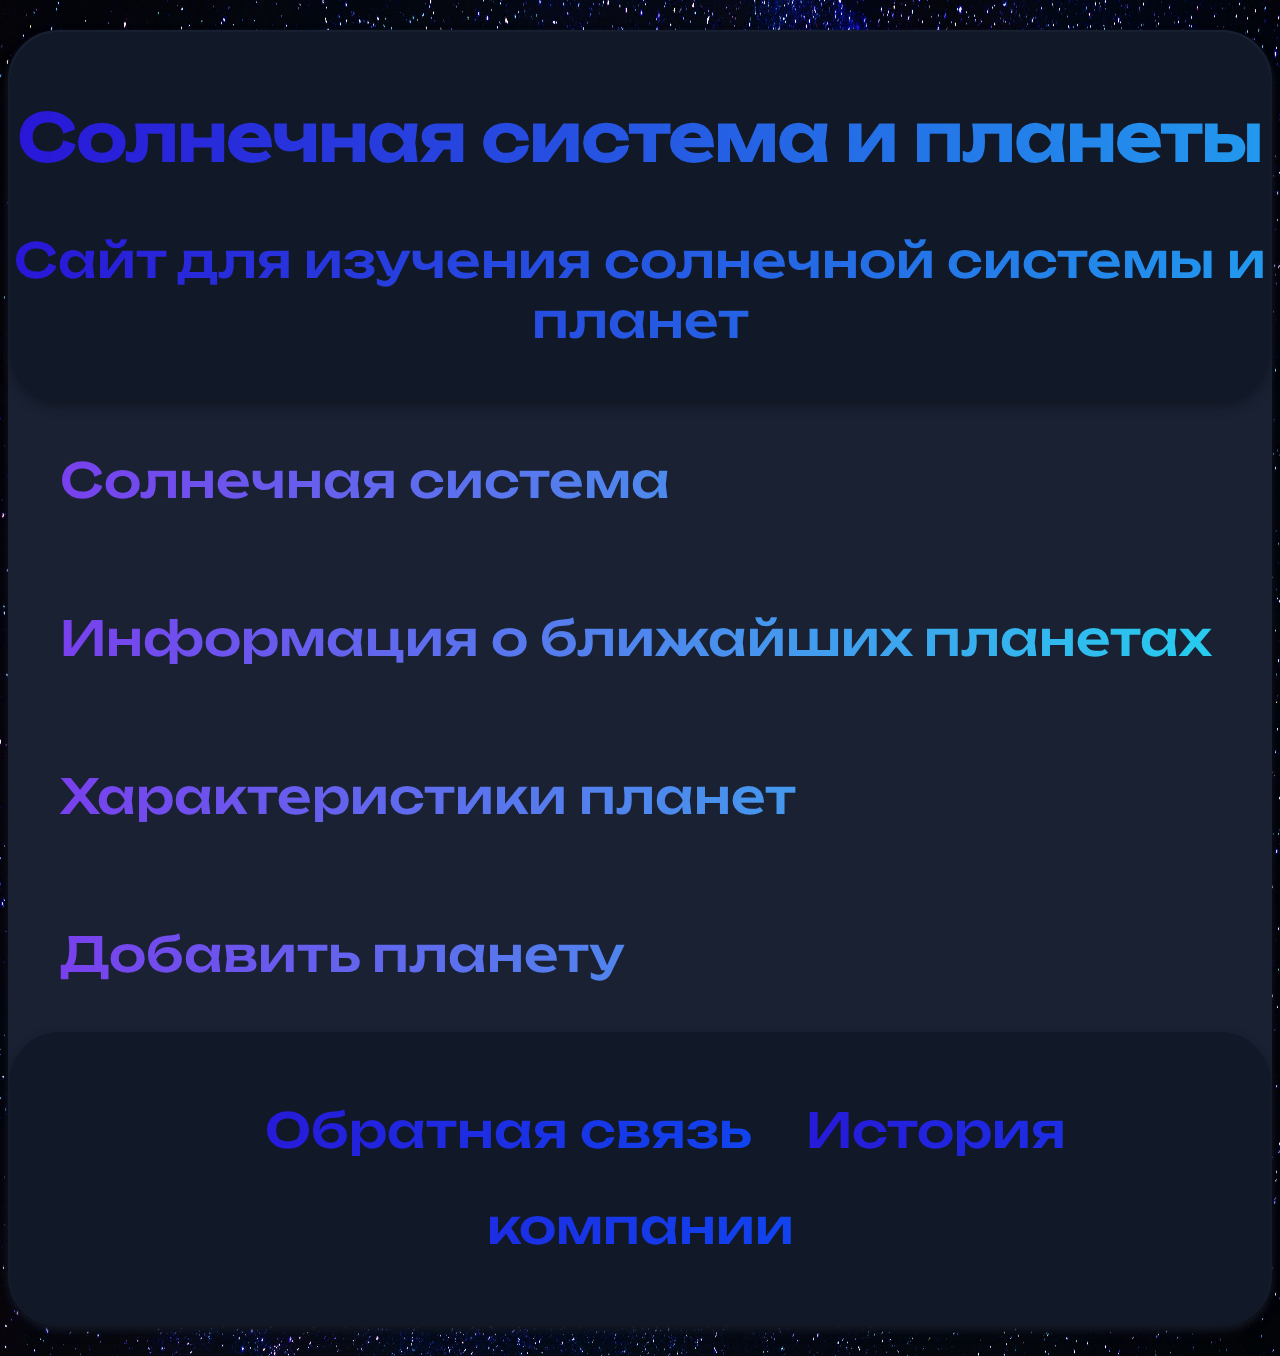
<file: index.html>
<!DOCTYPE html>
<html lang="en">
<head>
    <meta charset="UTF-8">
    <meta name="viewport" content="width=device-width, initial-scale=1.0">
    <link rel="stylesheet" href="./static/style.css">
    <link rel="icon" href="./static/favicon.png">
    <title>Inter Galactic</title>
</head>
<body class="mainpage">
    <div class="index">
        <div class="header">
            <h1>Солнечная система и планеты</h1>
            <p>Сайт для изучения солнечной системы и планет</p>
        </div>
        
        <a href="page2.html">Солнечная система</a></br>
        <a href="page3.html">Информация о ближайших планетах</a></br>
        <a href="page4.html">Характеристики планет</a></br>
        <a href="page5.html">Добавить планету</a></br>


        <footer>
            <a href="page6.html">Обратная связь</a>
            <a href="page7.html">История компании</a>
        </footer>
    </div>
</body>
</html>
</file>
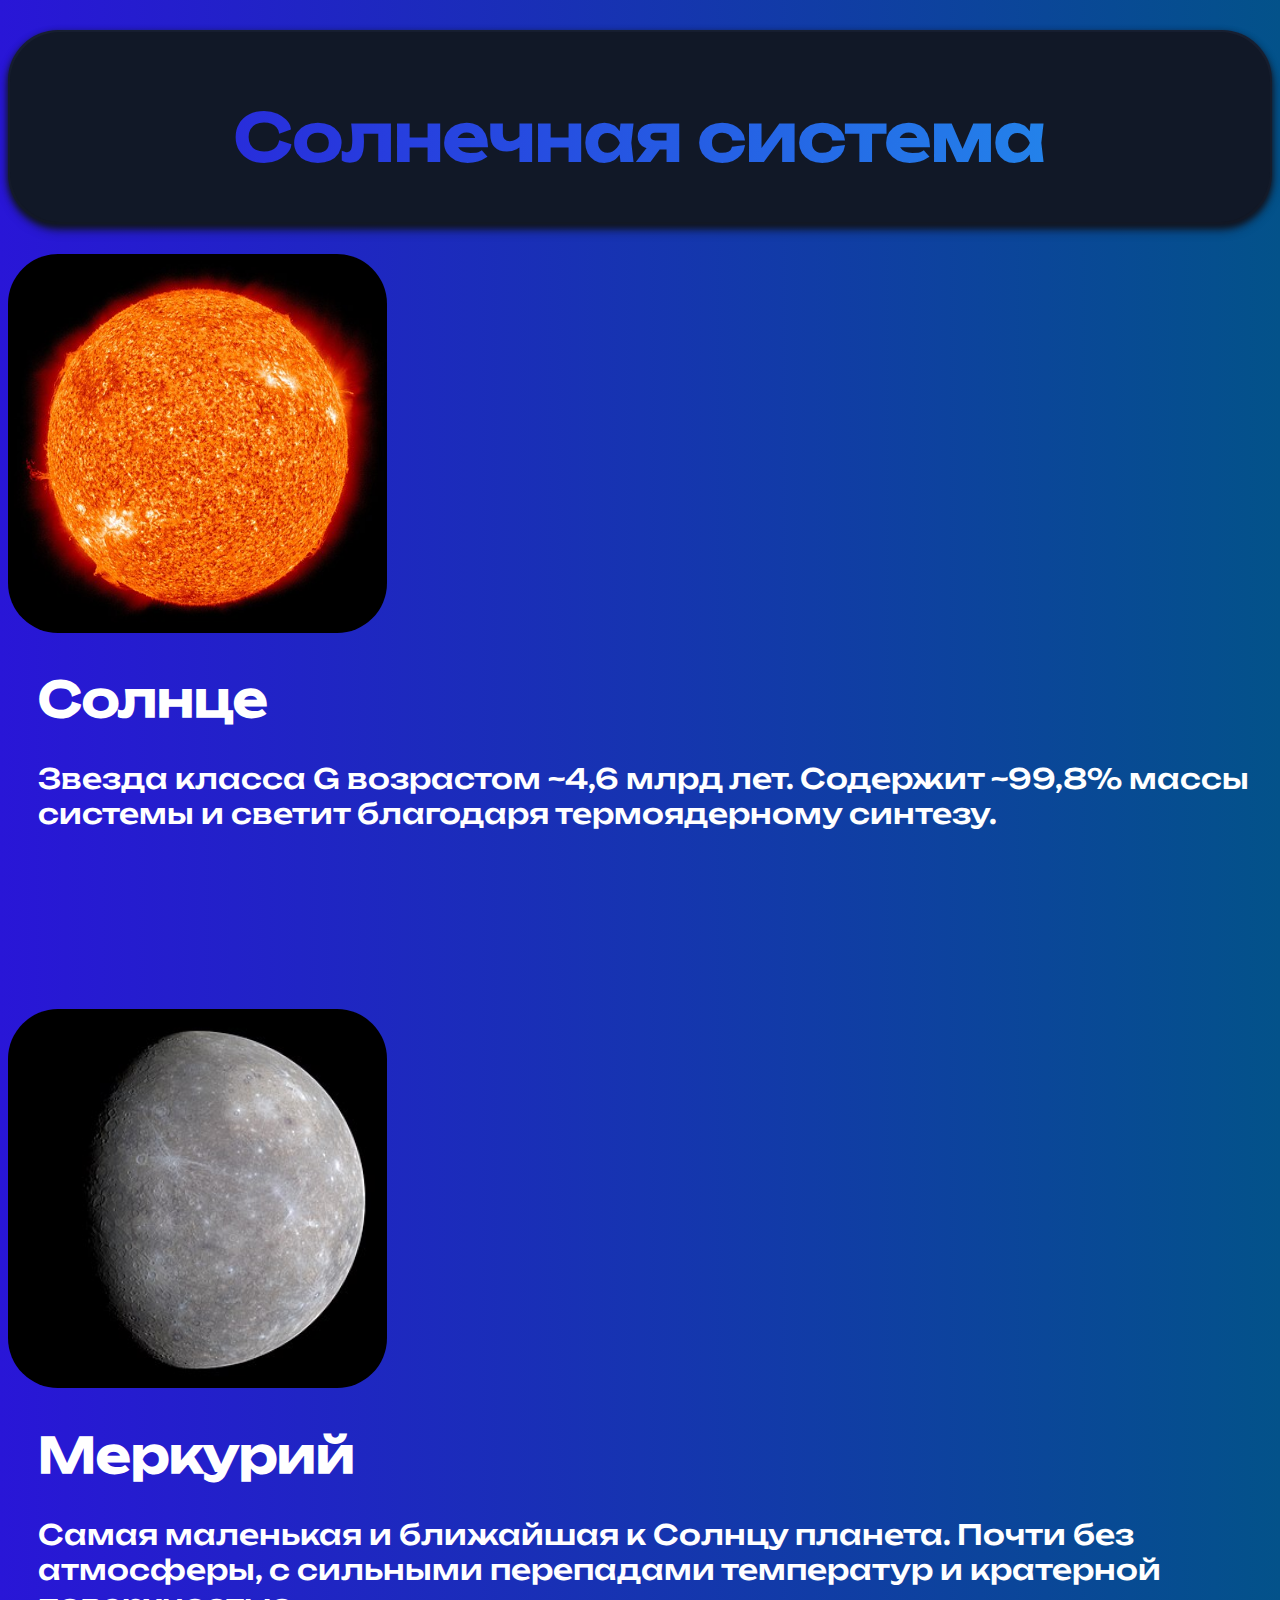
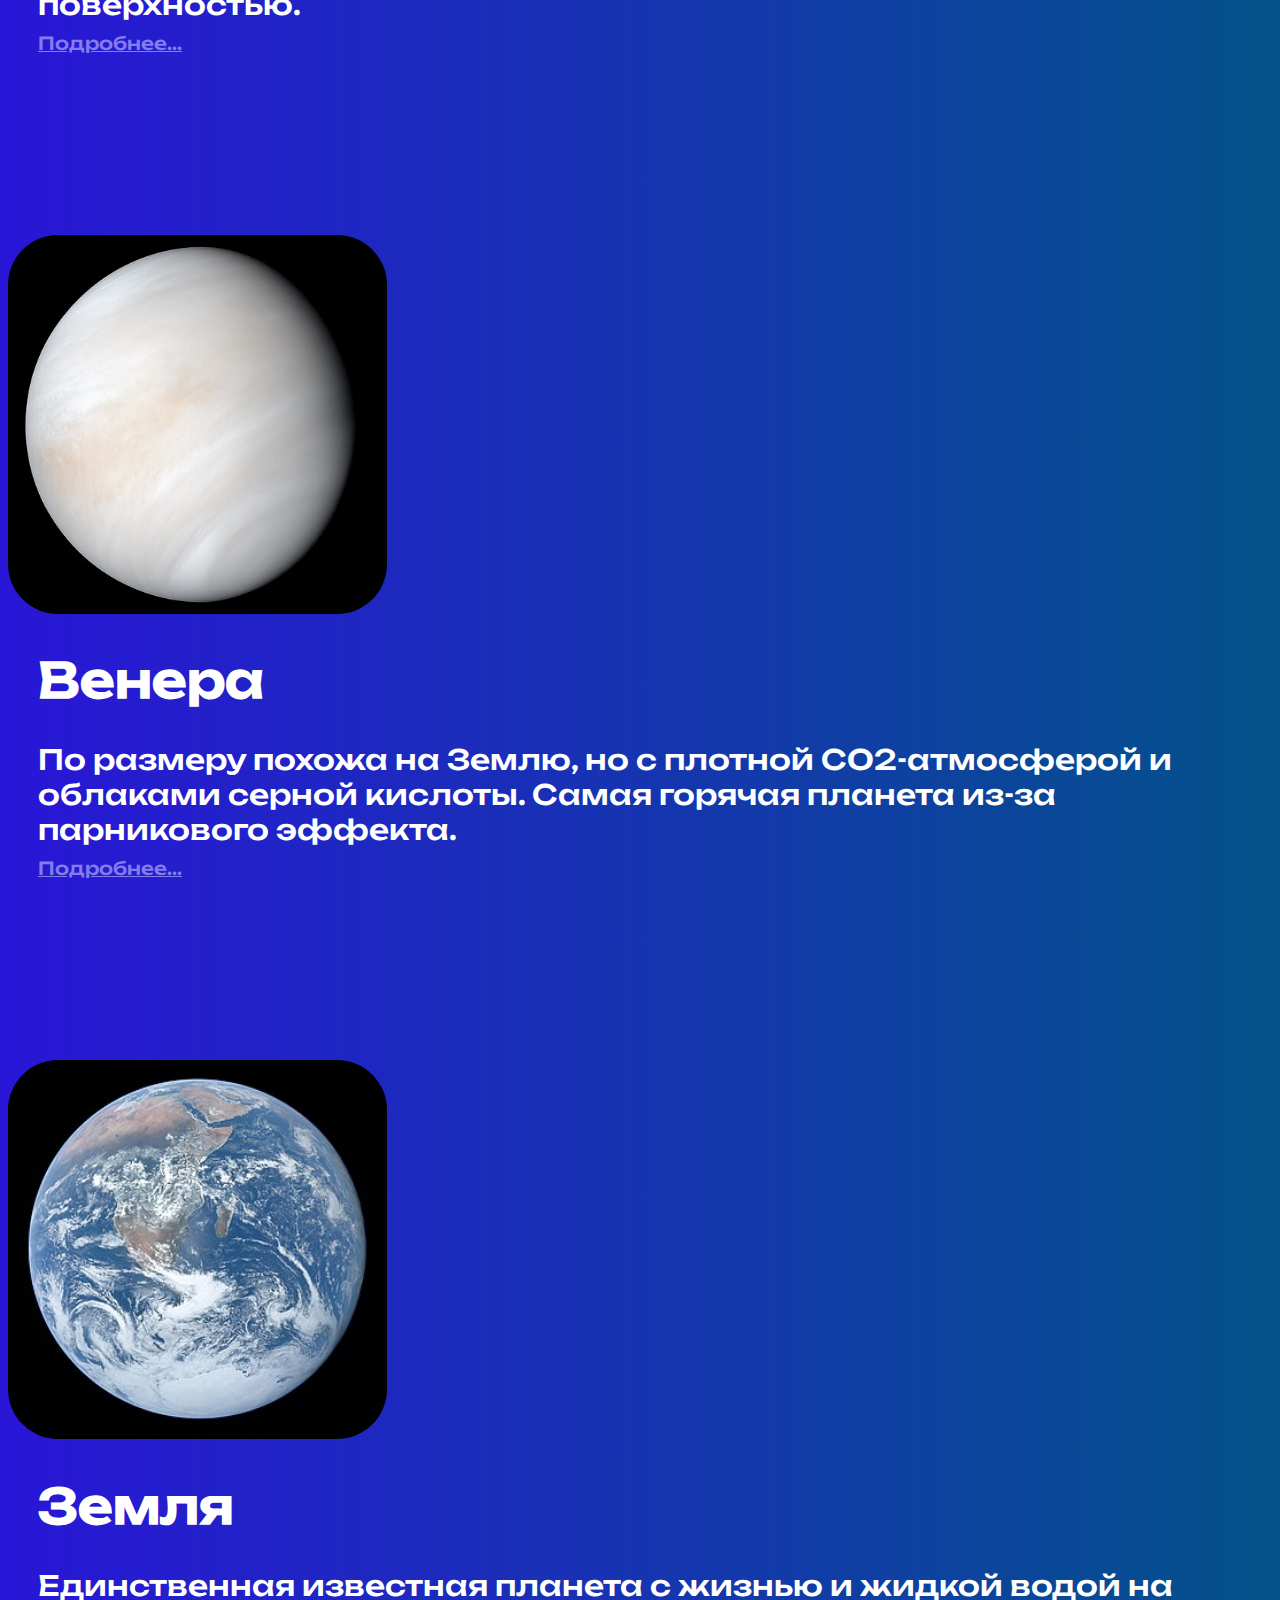
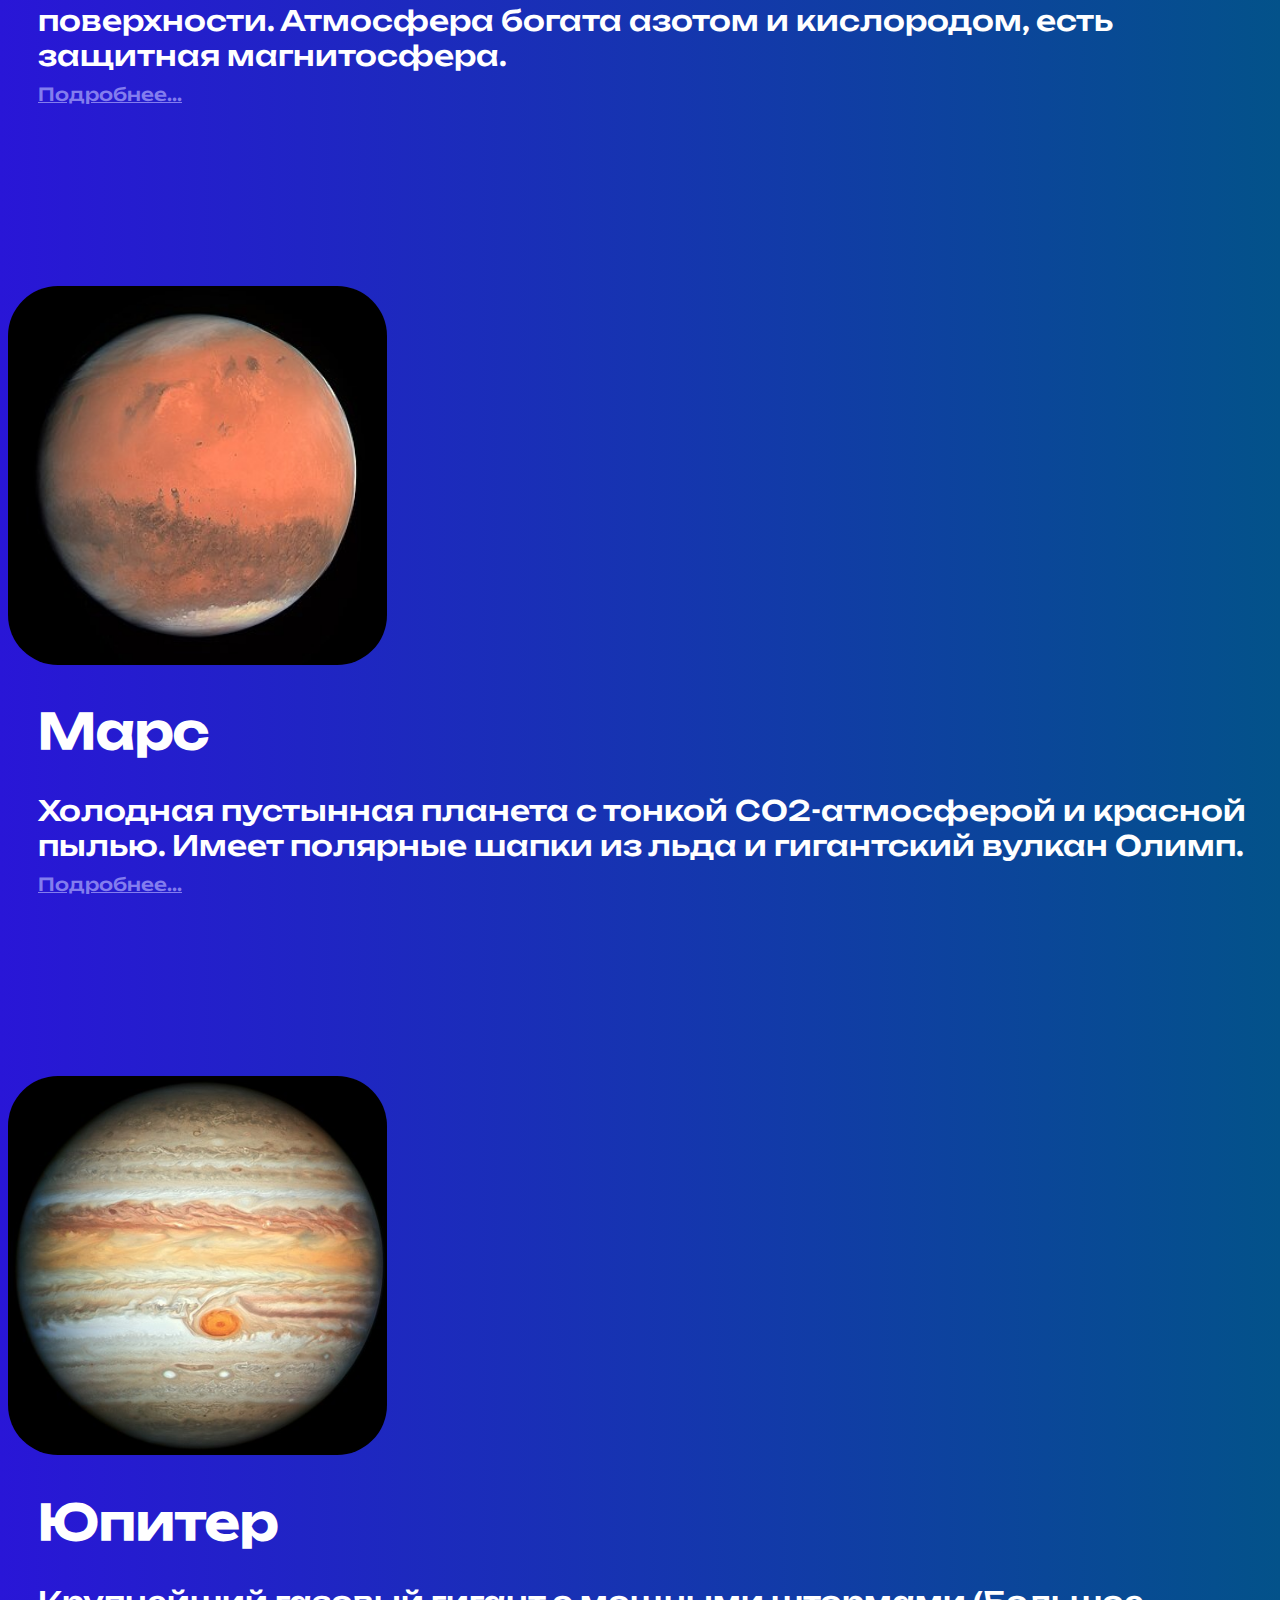
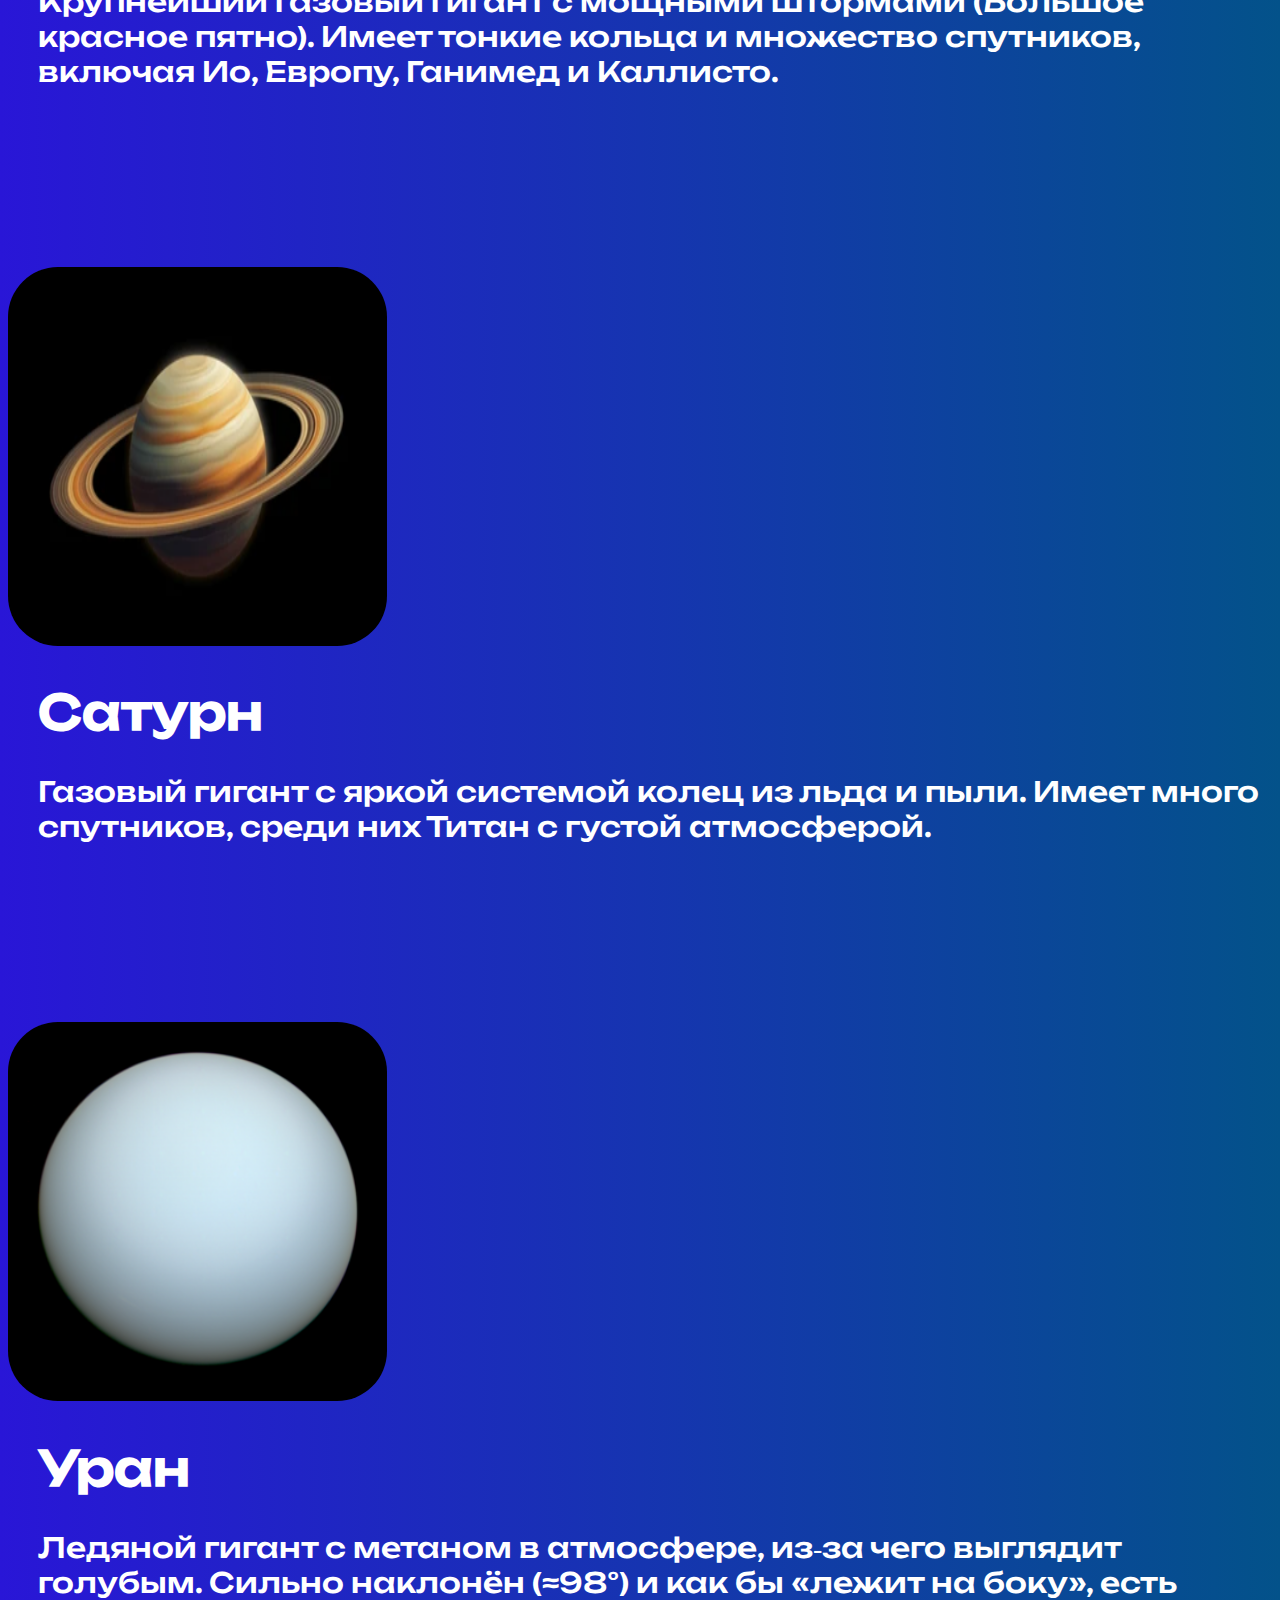
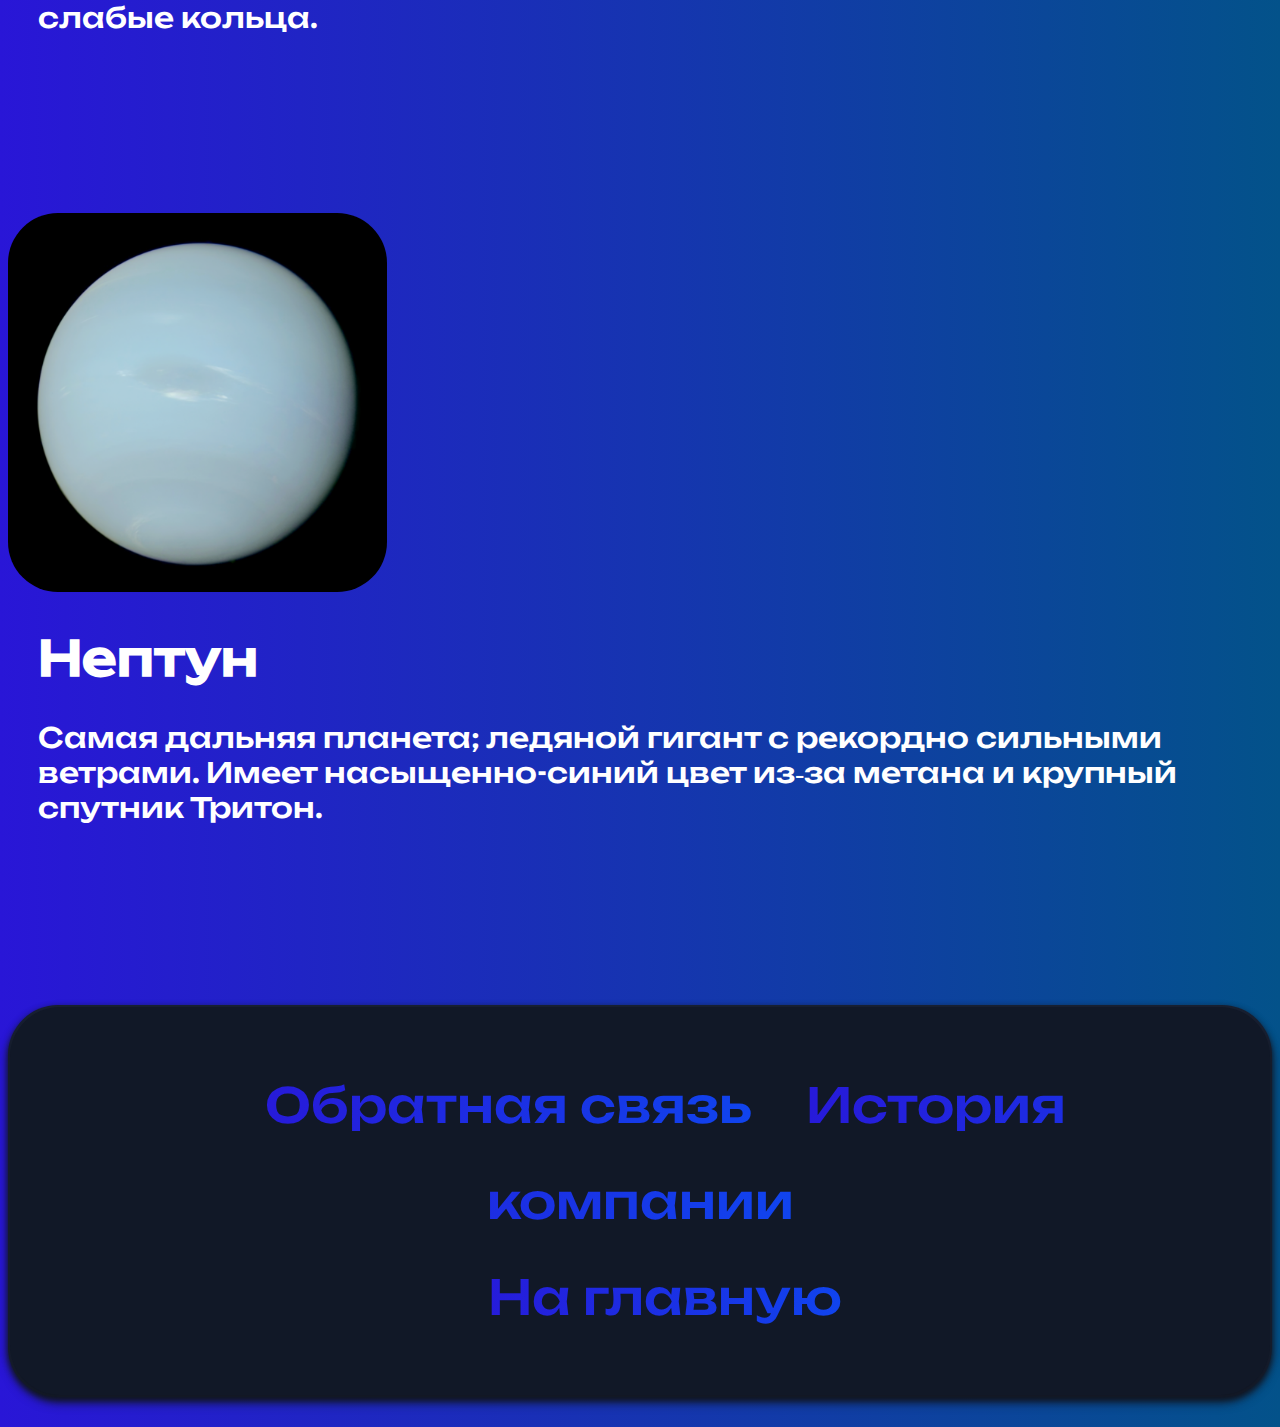
<file: page2.html>
<!DOCTYPE html>
<html lang="en">
<head>
    <meta charset="UTF-8">
    <meta name="viewport" content="width=device-width, initial-scale=1.0">
    <link rel="icon" href="./static/favicon.png">
    <link rel="stylesheet" href="./static/style.css">
    <title>Inter Galactic</title>
</head>
<body>
    <div class="index">
        <div class="header">
            <h1>Солнечная система</h1>
        </div>
    </div>
    
    <div class="planet">
        
        <img src="./images/sun.jpg">
        <h1>Солнце</h1>
        <p>Звезда класса G возрастом ~4,6 млрд лет. Содержит ~99,8% массы системы и светит благодаря термоядерному синтезу.</p>
        
        <img src="./images/mercury.jpg">
        <h1>Меркурий</h1>
        <p>Самая маленькая и ближайшая к Солнцу планета. Почти без атмосферы, с сильными перепадами температур и кратерной поверхностью.</br> <a href="page3.html">Подробнее...</a></p>

        <img src="./images/venera.jpg">
        <h1>Венера</h1>
        <p>По размеру похожа на Землю, но с плотной CO2-атмосферой и облаками серной кислоты. Самая горячая планета из-за парникового эффекта.</br> <a href="page3.html">Подробнее...</a></p>
 
        <img src="./images/home.jpg">
        <h1>Земля</h1>
        <p>Единственная известная планета с жизнью и жидкой водой на поверхности. Атмосфера богата азотом и кислородом, есть защитная магнитосфера.</br> <a href="page3.html">Подробнее...</a></p>

        <img src="./images/mars.jpg">
        <h1>Марс</h1>
        <p>Холодная пустынная планета с тонкой CO2-атмосферой и красной пылью. Имеет полярные шапки из льда и гигантский вулкан Олимп.</br> <a href="page3.html">Подробнее...</a></p>

        <img src="./images/jupiter.jpg">
        <h1>Юпитер</h1>
        <p>Крупнейший газовый гигант с мощными штормами (Большое красное пятно). Имеет тонкие кольца и множество спутников, включая Ио, Европу, Ганимед и Каллисто.</p>
    
        <img src="./images/saturn.png">
        <h1>Сатурн</h1>
        <p>Газовый гигант с яркой системой колец из льда и пыли. Имеет много спутников, среди них Титан с густой атмосферой.</p>

        
        <img src="./images/uran.png">
        <h1>Уран</h1>
        <p>Ледяной гигант с метаном в атмосфере, из‑за чего выглядит голубым. Сильно наклонён (≈98°) и как бы «лежит на боку», есть слабые кольца.</p>

        <img src="./images/neptune.png">
        <h1>Нептун</h1>
        <p>Самая дальняя планета; ледяной гигант с рекордно сильными ветрами. Имеет насыщенно-синий цвет из‑за метана и крупный спутник Тритон.</p>
        

    </div>
    <div class="index">
        <footer>
            <a href="page6.html">Обратная связь</a>
            <a href="page7.html">История компании</a></br>
            <a href="index.html">На главную</a>
        </footer>
    </div>
        
    
    
    
</body>
</html>
</file>
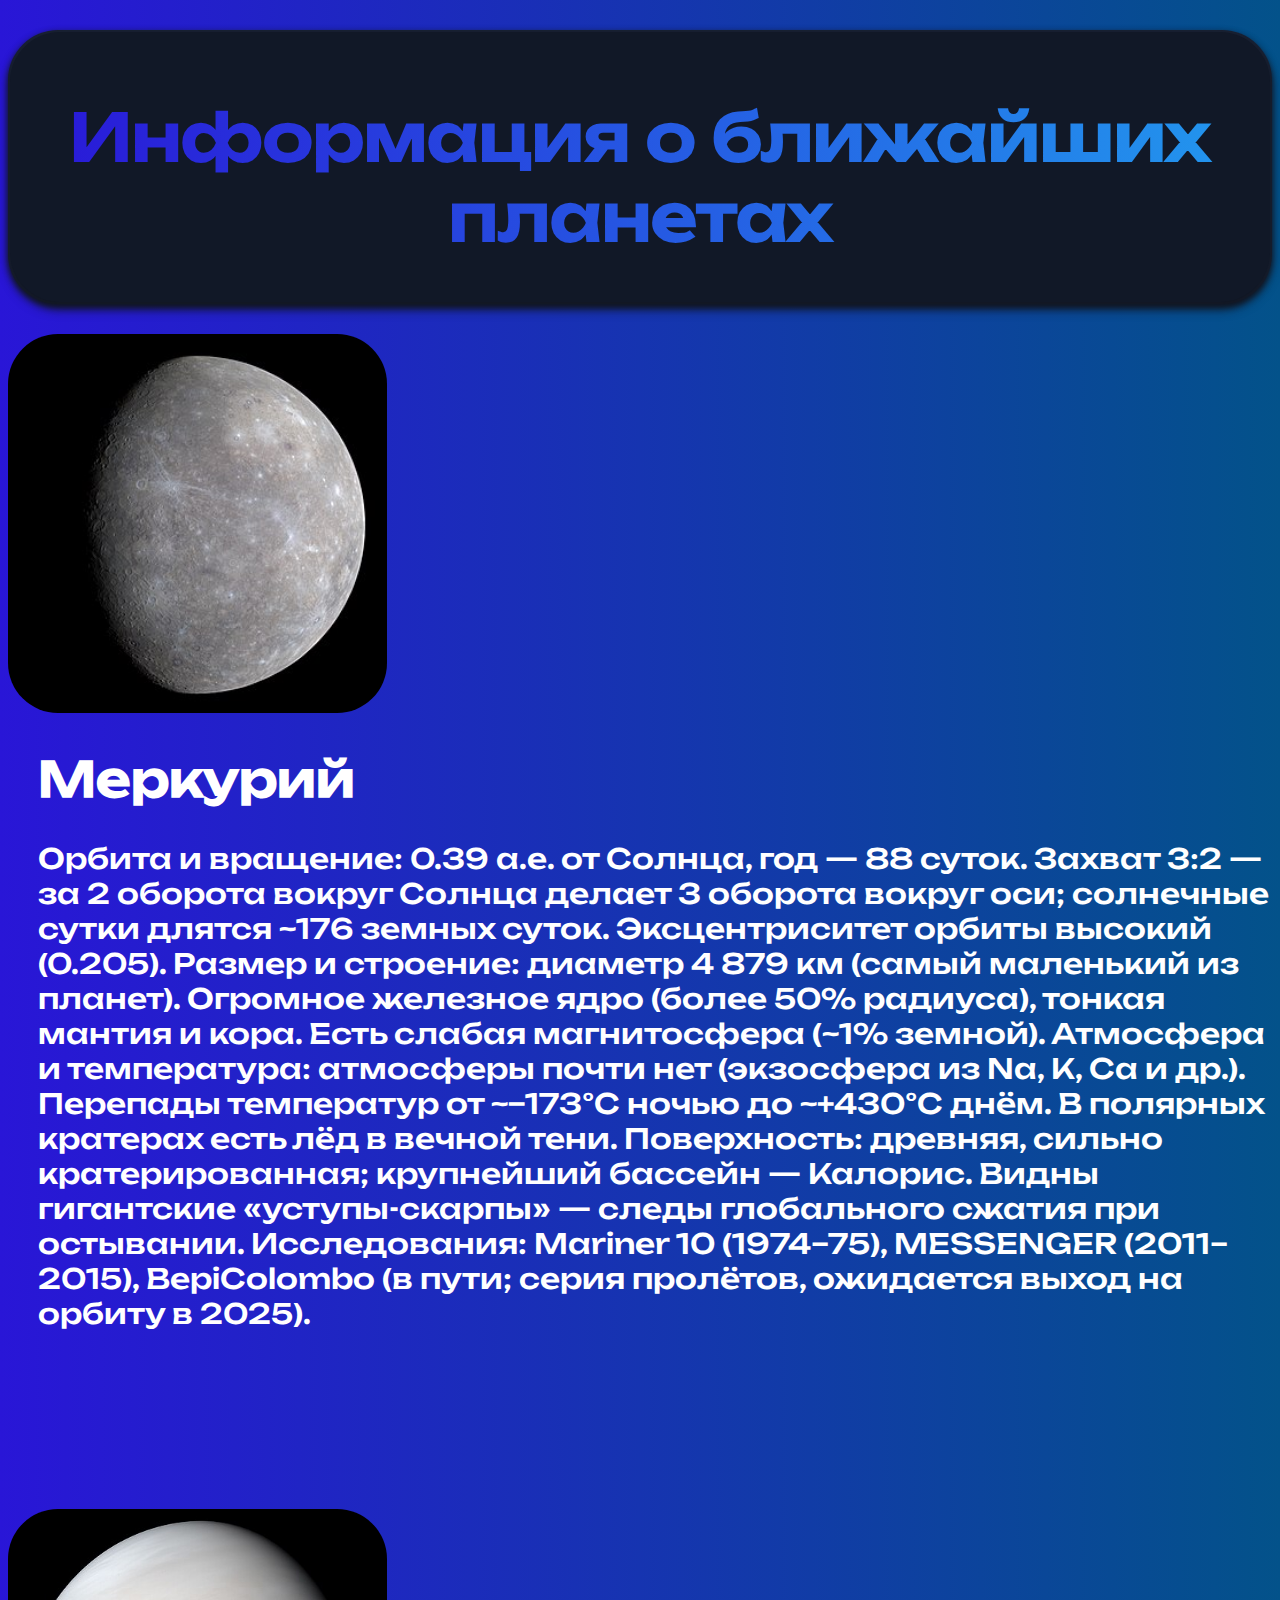
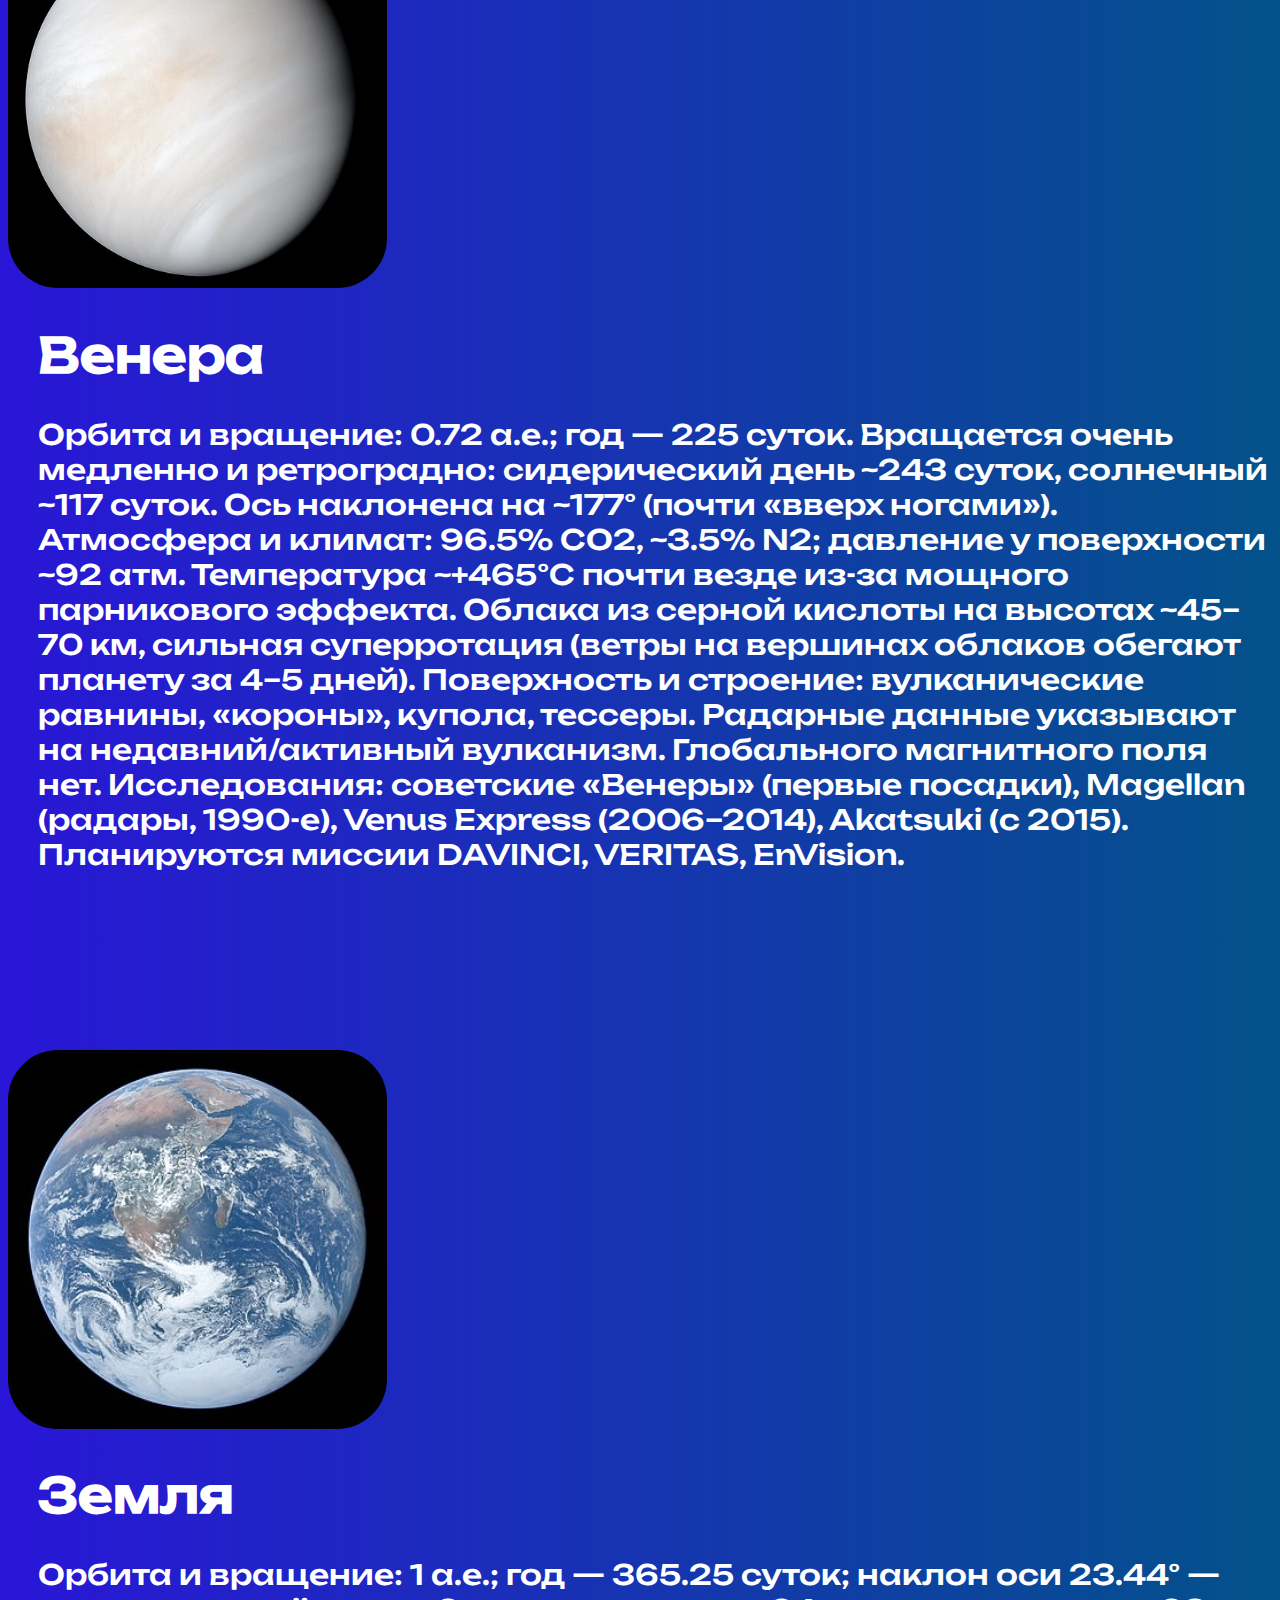
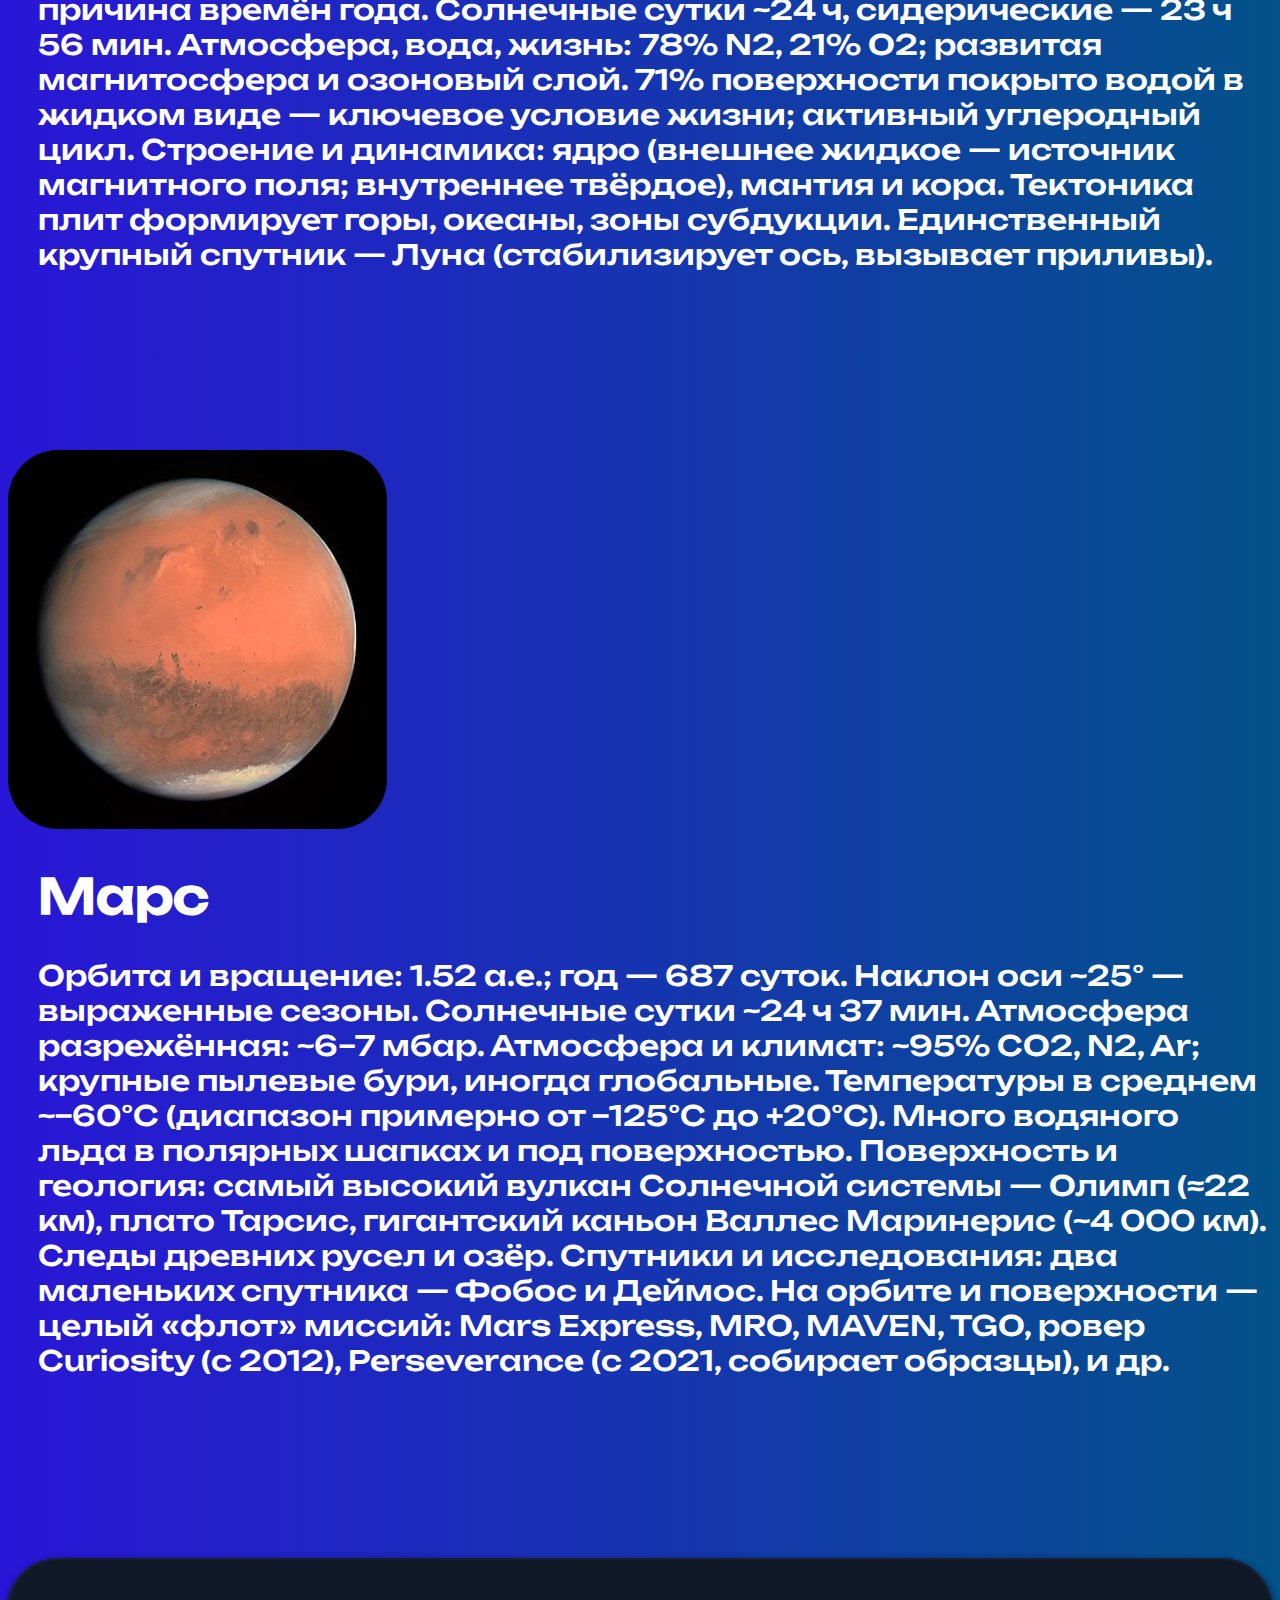
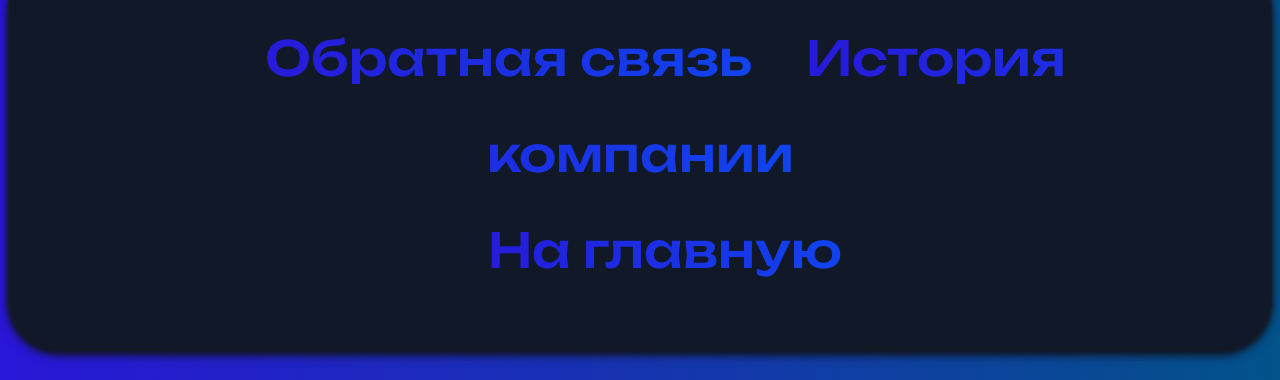
<file: page3.html>
<!DOCTYPE html>
<html lang="en">
<head>
    <meta charset="UTF-8">
    <meta name="viewport" content="width=device-width, initial-scale=1.0">
    <link rel="icon" href="./static/favicon.png">
    <link rel="stylesheet" href="./static/style.css">
    <title>Inter Galactic</title>
</head>
<body>
    <div class="index">
        <div class="header">
            <h1>Информация о ближайших планетах</h1>
        </div>
    </div>
    
    <div class="planet">

        <img src="./images/mercury.jpg">
        <h1>Меркурий</h1>
        <p>Орбита и вращение: 0.39 а.е. от Солнца, год — 88 суток. Захват 3:2 — за 2 оборота вокруг Солнца делает 3 оборота вокруг оси; солнечные сутки длятся ~176 земных суток. Эксцентриситет орбиты высокий (0.205).
Размер и строение: диаметр 4 879 км (самый маленький из планет). Огромное железное ядро (более 50% радиуса), тонкая мантия и кора. Есть слабая магнитосфера (~1% земной).
Атмосфера и температура: атмосферы почти нет (экзосфера из Na, K, Ca и др.). Перепады температур от ~−173°C ночью до ~+430°C днём. В полярных кратерах есть лёд в вечной тени.
Поверхность: древняя, сильно кратерированная; крупнейший бассейн — Калорис. Видны гигантские «уступы-скарпы» — следы глобального сжатия при остывании.
Исследования: Mariner 10 (1974–75), MESSENGER (2011–2015), BepiColombo (в пути; серия пролётов, ожидается выход на орбиту в 2025).</p>

        <img src="./images/venera.jpg">
        <h1>Венера</h1>
        <p>Орбита и вращение: 0.72 а.е.; год — 225 суток. Вращается очень медленно и ретроградно: сидерический день ~243 суток, солнечный ~117 суток. Ось наклонена на ~177° (почти «вверх ногами»).
Атмосфера и климат: 96.5% CO2, ~3.5% N2; давление у поверхности ~92 атм. Температура ~+465°C почти везде из-за мощного парникового эффекта. Облака из серной кислоты на высотах ~45–70 км, сильная суперротация (ветры на вершинах облаков обегают планету за 4–5 дней).
Поверхность и строение: вулканические равнины, «короны», купола, тессеры. Радарные данные указывают на недавний/активный вулканизм. Глобального магнитного поля нет.
Исследования: советские «Венеры» (первые посадки), Magellan (радары, 1990-е), Venus Express (2006–2014), Akatsuki (с 2015). Планируются миссии DAVINCI, VERITAS, EnVision.</p>

        <img src="./images/home.jpg">
        <h1>Земля</h1>
        <p>Орбита и вращение: 1 а.е.; год — 365.25 суток; наклон оси 23.44° — причина времён года. Солнечные сутки ~24 ч, сидерические — 23 ч 56 мин.
Атмосфера, вода, жизнь: 78% N2, 21% O2; развитая магнитосфера и озоновый слой. 71% поверхности покрыто водой в жидком виде — ключевое условие жизни; активный углеродный цикл.
Строение и динамика: ядро (внешнее жидкое — источник магнитного поля; внутреннее твёрдое), мантия и кора. Тектоника плит формирует горы, океаны, зоны субдукции. Единственный крупный спутник — Луна (стабилизирует ось, вызывает приливы).</p>

        <img src="./images/mars.jpg">
        <h1>Марс</h1>
        <p>Орбита и вращение: 1.52 а.е.; год — 687 суток. Наклон оси ~25° — выраженные сезоны. Солнечные сутки ~24 ч 37 мин. Атмосфера разрежённая: ~6–7 мбар.
Атмосфера и климат: ~95% CO2, N2, Ar; крупные пылевые бури, иногда глобальные. Температуры в среднем ~−60°C (диапазон примерно от −125°C до +20°C). Много водяного льда в полярных шапках и под поверхностью.
Поверхность и геология: самый высокий вулкан Солнечной системы — Олимп (≈22 км), плато Тарсис, гигантский каньон Валлес Маринерис (~4 000 км). Следы древних русел и озёр.
Спутники и исследования: два маленьких спутника — Фобос и Деймос. На орбите и поверхности — целый «флот» миссий: Mars Express, MRO, MAVEN, TGO, ровер Curiosity (с 2012), Perseverance (с 2021, собирает образцы), и др.</p>

    </div>
    <div class="index">
        <footer>
            <a href="page6.html">Обратная связь</a>
            <a href="page7.html">История компании</a></br>
            <a href="index.html">На главную</a>
        </footer>
    </div>
        
    
    
    
</body>
</html>
</file>
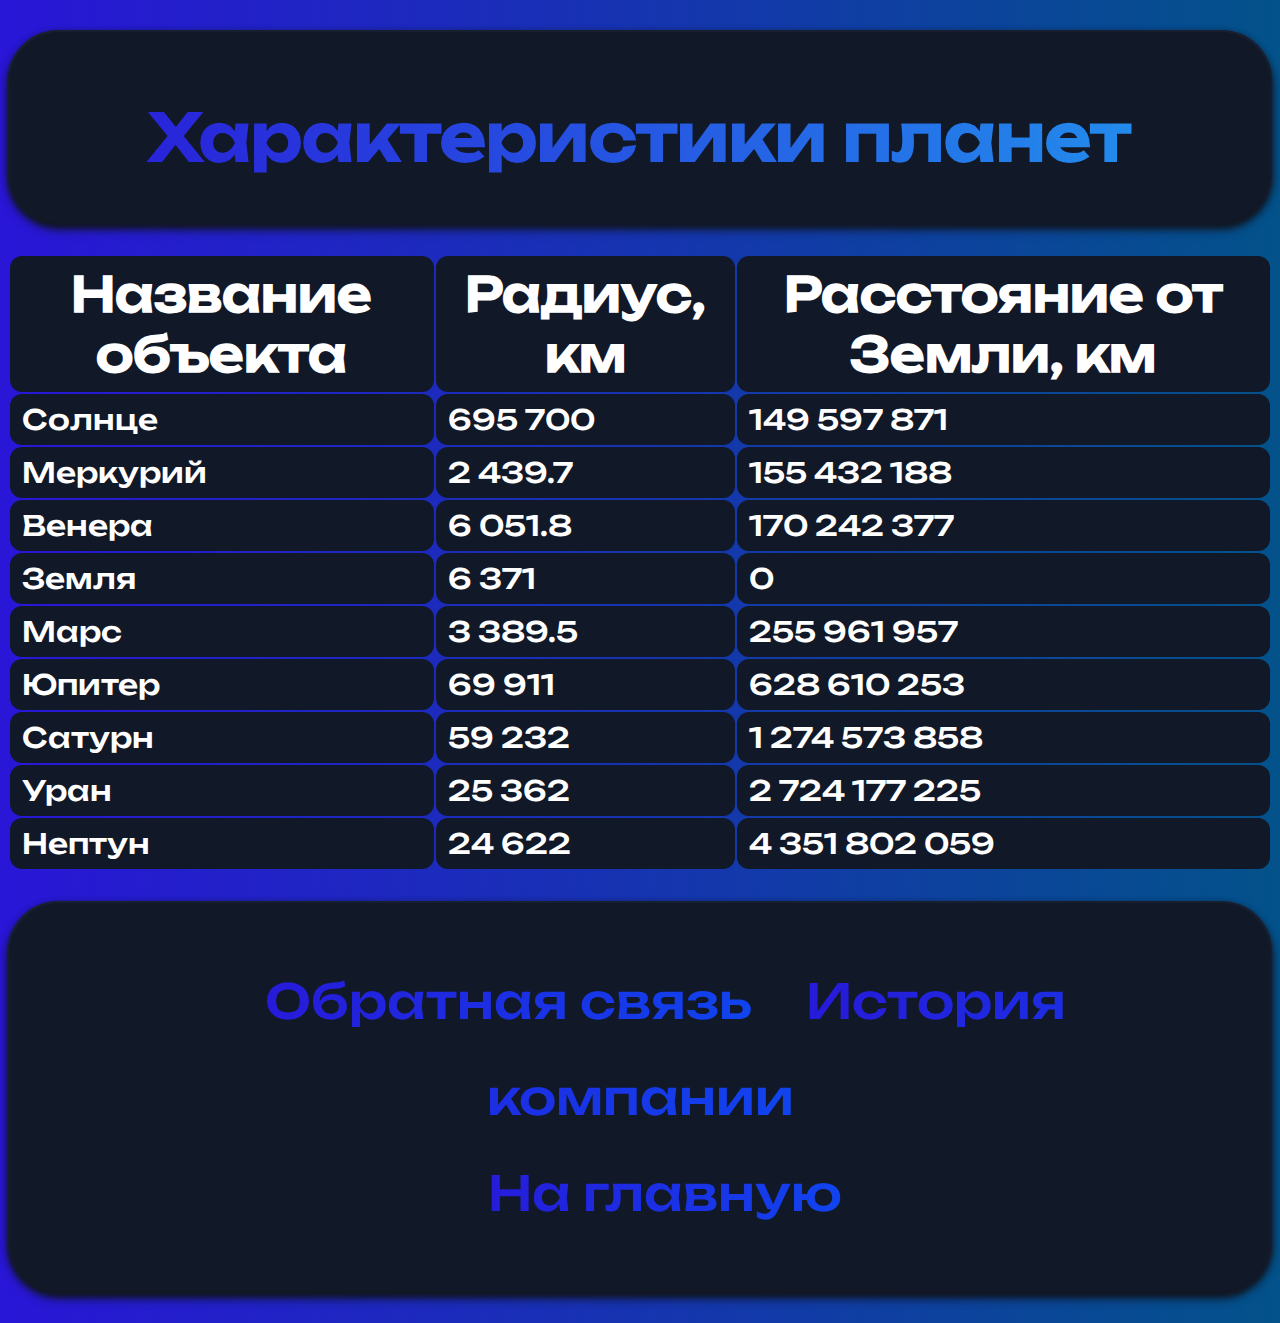
<file: page4.html>
<!DOCTYPE html>
<html lang="en">
<head>
    <meta charset="UTF-8">
    <meta name="viewport" content="width=device-width, initial-scale=1.0">
    <link rel="icon" href="./static/favicon.png">
    <link rel="stylesheet" href="./static/style.css">
    <title>Inter Galactic</title>
</head>
<body>
    <div class="index">
        <div class="header">
            <h1>Характеристики планет</h1>
        </div>
    </div>
    <table>
        <thead>
        <tr>
            <th>Название объекта</th>
            <th>Радиус, км</th>
            <th>Расстояние от Земли, км</th>
        </tr>
    </thead>
        <tbody>
            <tr>
                <td>Солнце</td>
                <td>695 700</td>
                <td>149 597 871</td>
            </tr>
            <tr>
                <td>Меркурий</td>
                <td>2 439.7</td>
                <td>155 432 188</td>
            </tr>
            <tr>
                <td>Венера</td>
                <td>6 051.8</td>
                <td>170 242 377</td>
            </tr>
            <tr>
                <td>Земля</td>
                <td>6 371</td>
                <td>0</td>
            </tr>
            <tr>
                <td>Марс</td>
                <td>3 389.5</td>
                <td>255 961 957</td>
            </tr>
            <tr>
                <td>Юпитер</td>
                <td>69 911</td>
                <td>628 610 253</td>
            </tr>
            <tr>
                <td>Сатурн</td>
                <td>59 232</td>
                <td>1 274 573 858</td>
            </tr>
            <tr>
                <td>Уран</td>
                <td>25 362</td>
                <td>2 724 177 225</td>
            </tr>
            <tr>
                <td>Нептун</td>
                <td>24 622</td>
                <td>4 351 802 059</td>
            </tr>


        </tbody>
    </table>

    <div class="index">
        <footer>
            <a href="page6.html">Обратная связь</a>
            <a href="page7.html">История компании</a></br>
            <a href="index.html">На главную</a>
        </footer>
    </div>
    
</body>
</html>
</file>
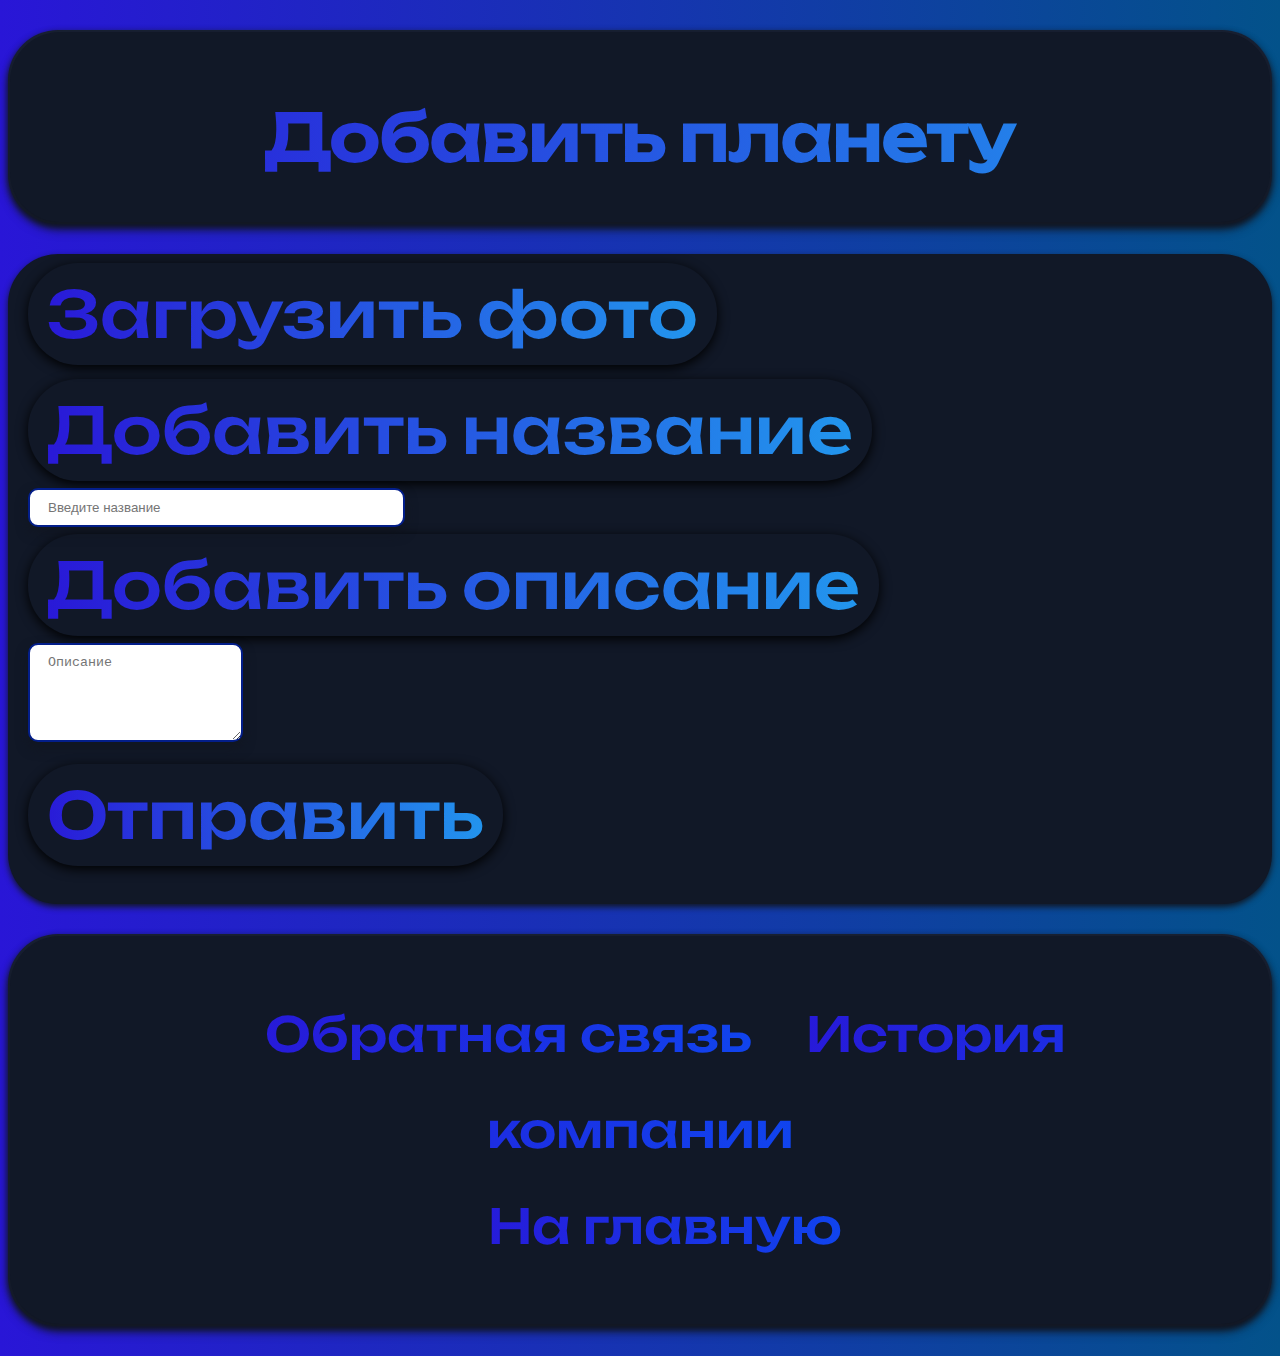
<file: page5.html>
<!DOCTYPE html>
<html lang="en">
<head>
    <meta charset="UTF-8">
    <meta name="viewport" content="width=device-width, initial-scale=1.0">
    <link rel="icon" href="./static/favicon.png">
    <link rel="stylesheet" href="./static/style.css">
    <title>Inter Galactic</title>
</head>
<body>
    <div class="index">
        <div class="header">
            <h1>Добавить планету</h1>
        </div>
    </div>




    <div class="file">
        <label for="photo" class="download">Загрузить фото</label></br></br>
        <input id="photo" type="file" accept="image/*" hidden></br>

        <label for="nameplanet" class="nameplanet">Добавить название</label></br></br>
        <input id ="nameplanet" type="text" size="40" placeholder="Введите название" ></br></br>

        <label for="docs" class="docs">Добавить описание</label></br></br>
        <textarea id="docs" rows="5" placeholder="Описание"></textarea></br></br>

        <button  type="button" onclick="alert('Планета добавлена!')">Отправить</button></br></br>

    </div>




    <div class="index">
        <footer>
            <a href="page6.html">Обратная связь</a>
            <a href="page7.html">История компании</a></br>
            <a href="index.html">На главную</a>
        </footer>
    </div>
    
</body>
</html>
</file>
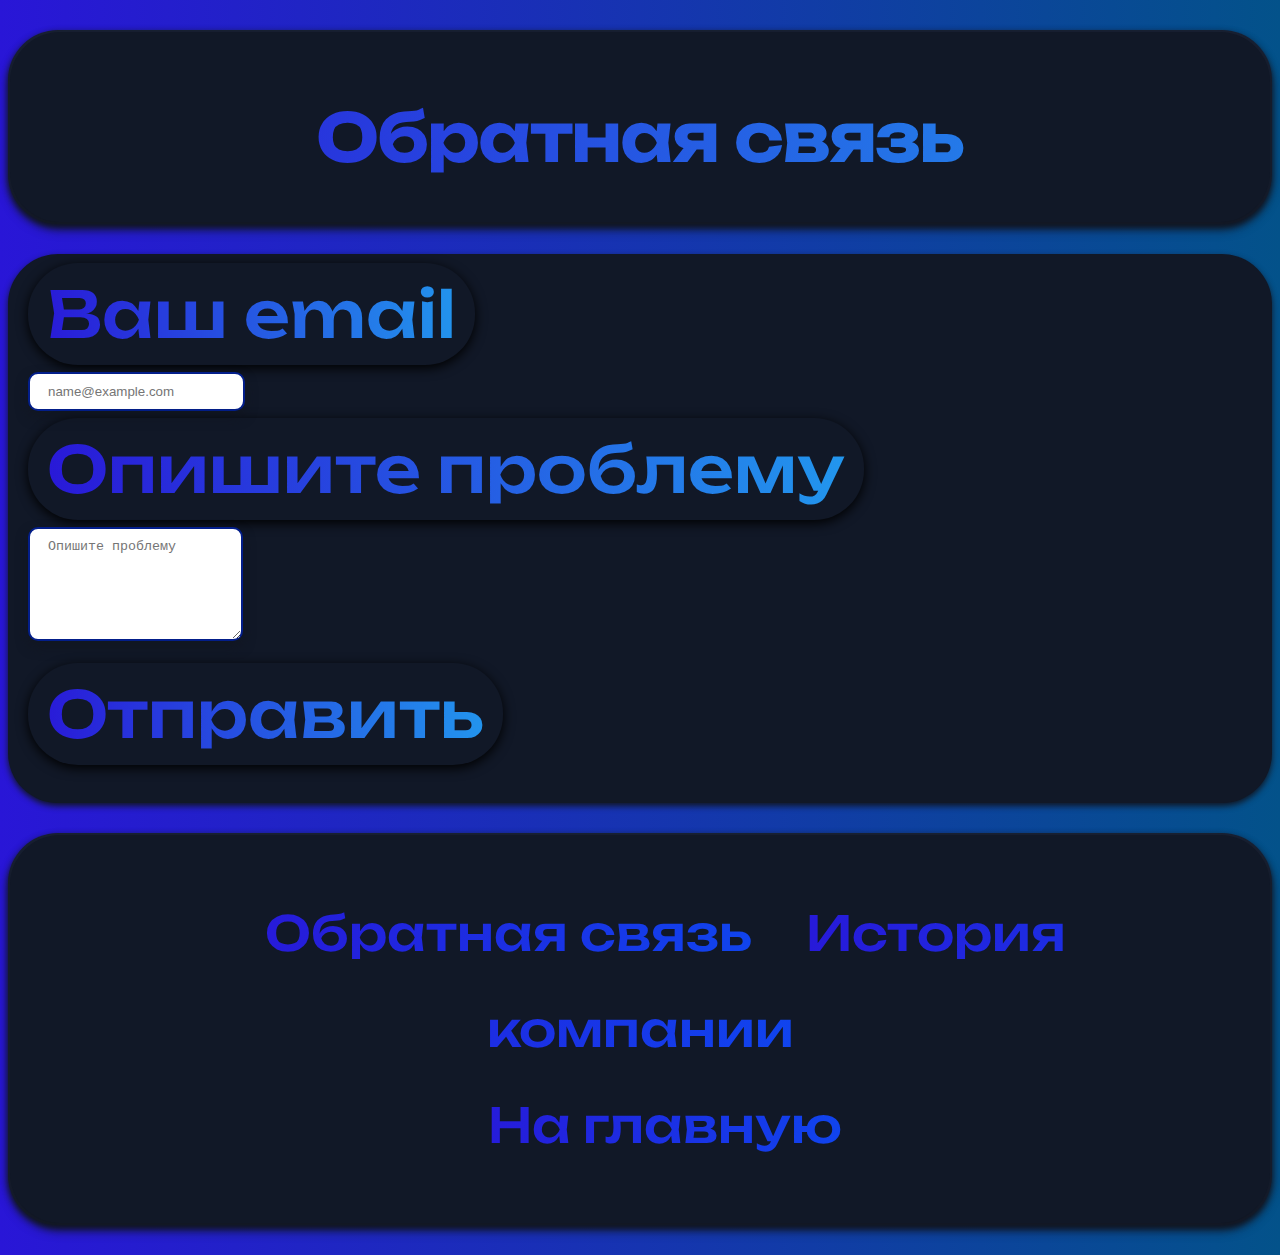
<file: page6.html>
<!DOCTYPE html>
<html lang="en">
<head>
    <meta charset="UTF-8">
    <meta name="viewport" content="width=device-width, initial-scale=1.0">
    <link rel="icon" href="./static/favicon.png">
    <link rel="stylesheet" href="./static/style.css">
    <title>Inter Galactic</title>
</head>
<body>
    <div class="index">
        <div class="header">
            <h1>Обратная связь</h1>
        </div>
    </div>

    <div class="file">
        <label for="email" class="pochta">Ваш email</label></br></br>
        <input type="email" id="email" placeholder="name@example.com"></br></br>
        
        <label for="message" class="problem">Опишите проблему</label></br></br>
        <textarea id="message" rows="6" placeholder="Опишите проблему"></textarea></br></br>
        <button type="button" onclick="alert('Заявка отправлена,ждите ответ на почту')">Отправить</button></br></br>

    </div>

    <div class="index">
        <footer>
            <a href="page6.html">Обратная связь</a>
            <a href="page7.html">История компании</a></br>
            <a href="index.html">На главную</a>
        </footer>
    </div>

</body>
</html>
</file>
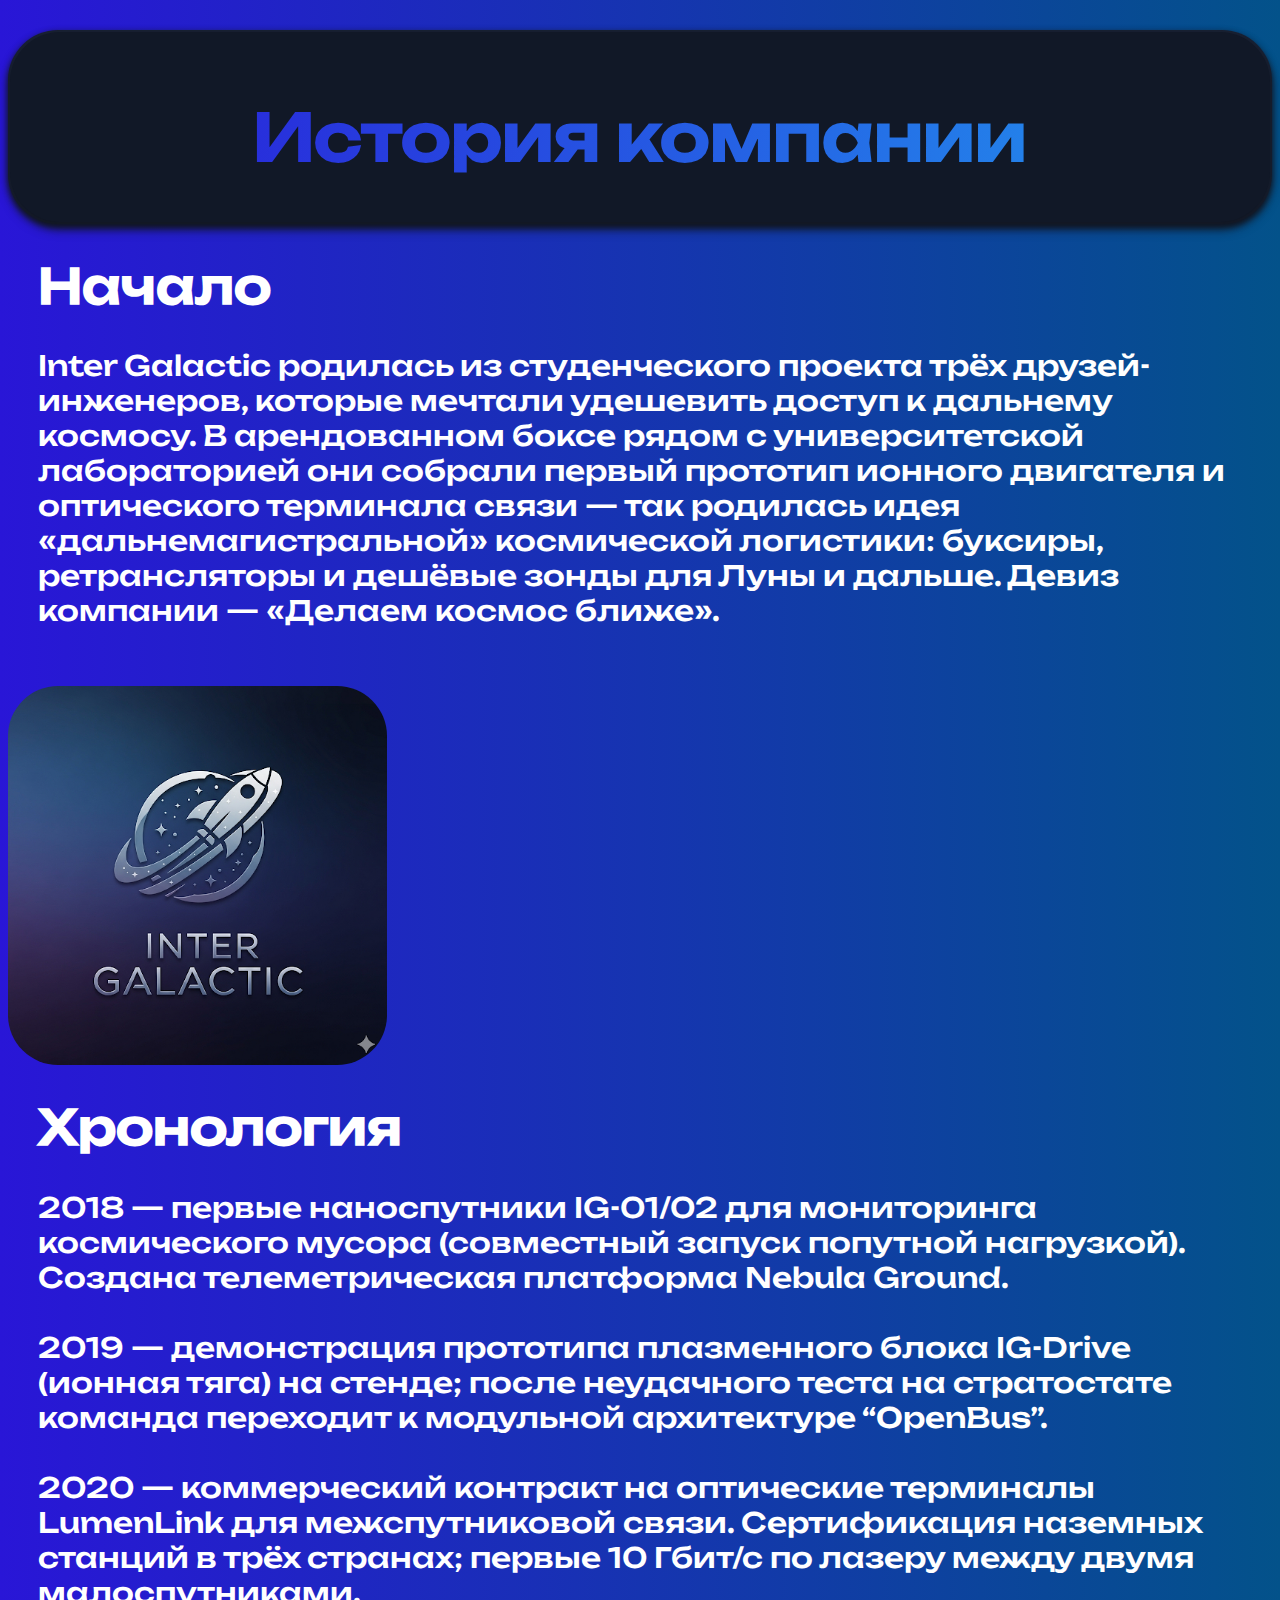
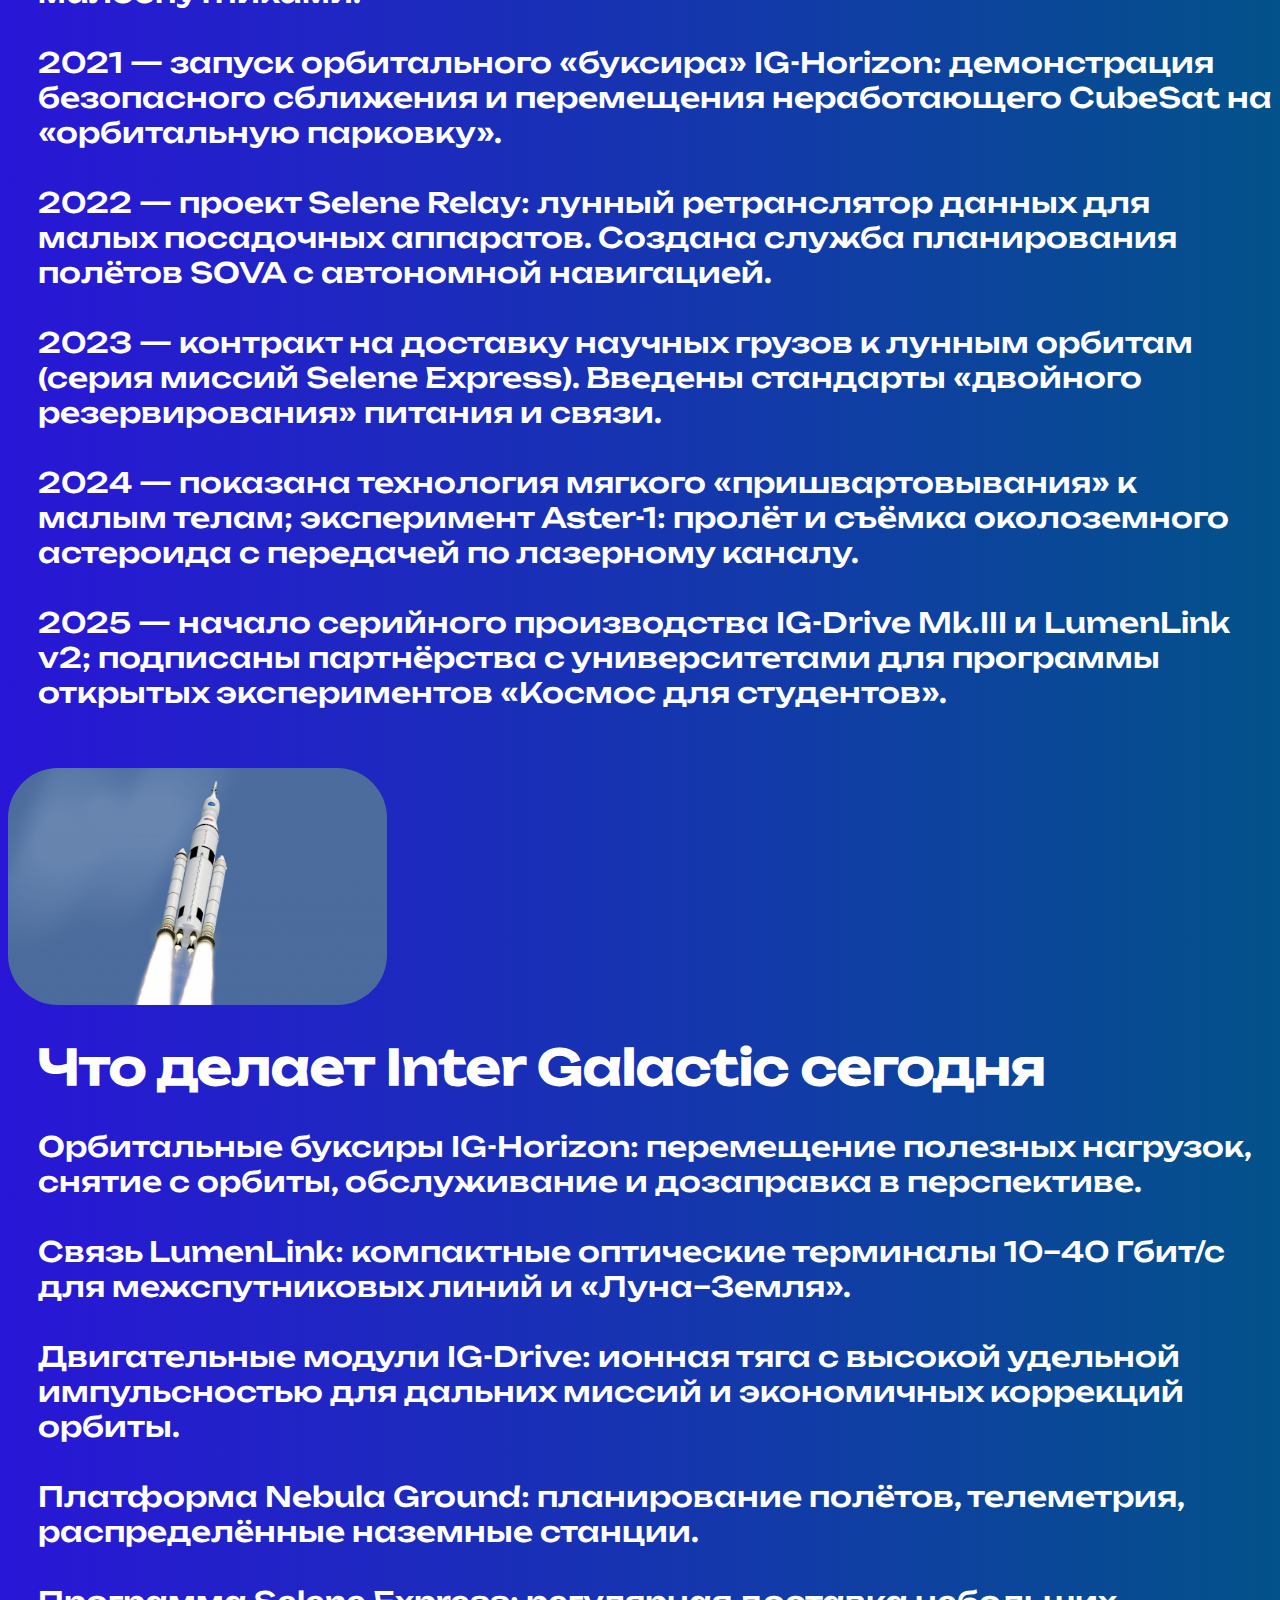
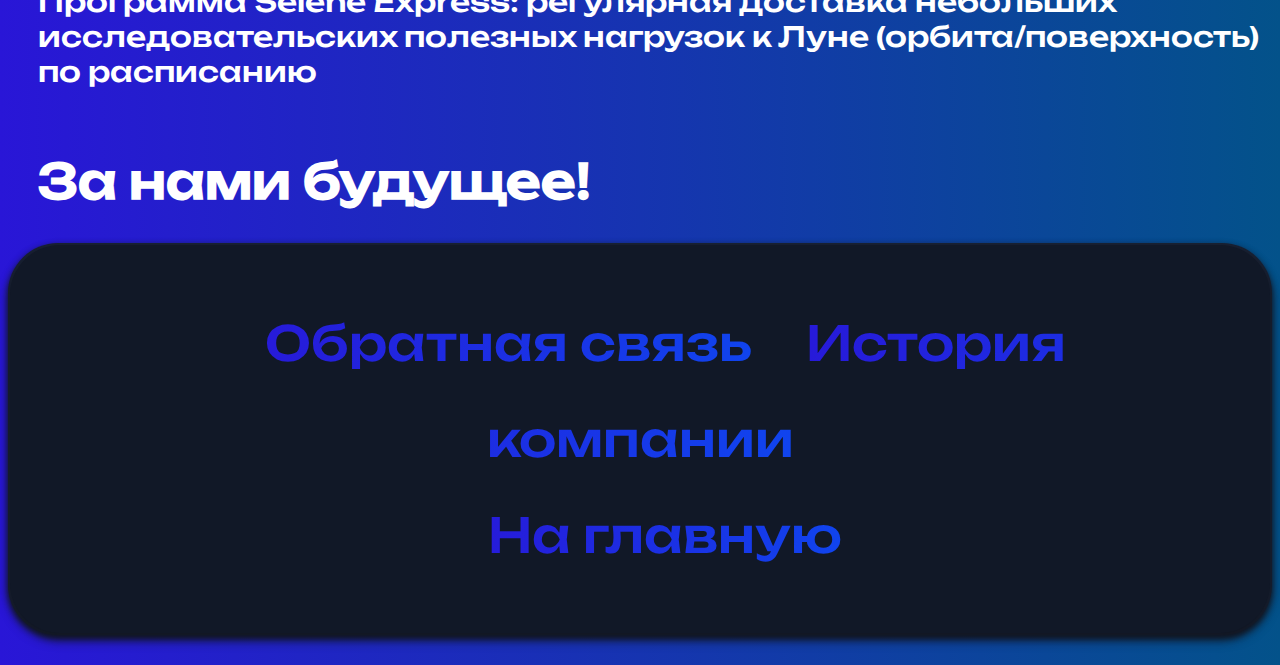
<file: page7.html>
<!DOCTYPE html>
<html lang="en">
<head>
    <meta charset="UTF-8">
    <meta name="viewport" content="width=device-width, initial-scale=1.0">
    <link rel="icon" href="./static/favicon.png">
    <link rel="stylesheet" href="./static/style.css">
    <title>Inter Galactic</title>
</head>
<body>
    <div class="index">
        <div class="header">
            <h1>История компании</h1>
        </div>
    </div>
    
    
    <div class="star">
        <h1>Начало</h1>
        <p>Inter Galactic родилась из студенческого проекта трёх друзей-инженеров, которые мечтали удешевить доступ к дальнему космосу. В арендованном боксе рядом с университетской лабораторией они собрали первый прототип ионного двигателя и оптического терминала связи — так родилась идея «дальнемагистральной» космической логистики: буксиры, ретрансляторы и дешёвые зонды для Луны и дальше. Девиз компании — «Делаем космос ближе».</p>
        <img src="./static/favicon.png" >
    

     
        <h1>Хронология</h1>
        <p>2018 — первые наноспутники IG-01/02 для мониторинга космического мусора (совместный запуск попутной нагрузкой). Создана телеметрическая платформа Nebula Ground.</br></br>
2019 — демонстрация прототипа плазменного блока IG-Drive (ионная тяга) на стенде; после неудачного теста на стратостате команда переходит к модульной архитектуре “OpenBus”.</br></br>
2020 — коммерческий контракт на оптические терминалы LumenLink для межспутниковой связи. Сертификация наземных станций в трёх странах; первые 10 Гбит/с по лазеру между двумя малоспутниками.</br></br>
2021 — запуск орбитального «буксира» IG-Horizon: демонстрация безопасного сближения и перемещения неработающего CubeSat на «орбитальную парковку».</br></br>
2022 — проект Selene Relay: лунный ретранслятор данных для малых посадочных аппаратов. Создана служба планирования полётов SOVA с автономной навигацией.</br></br>
2023 — контракт на доставку научных грузов к лунным орбитам (серия миссий Selene Express). Введены стандарты «двойного резервирования» питания и связи.</br></br>
2024 — показана технология мягкого «пришвартовывания» к малым телам; эксперимент Aster-1: пролёт и съёмка околоземного астероида с передачей по лазерному каналу.</br></br>
2025 — начало серийного производства IG-Drive Mk.III и LumenLink v2; подписаны партнёрства с университетами для программы открытых экспериментов «Космос для студентов».</p>
        
        <img src="./images/rocket.jpg" >


        <h1>Что делает Inter Galactic сегодня</h1>
        <p>Орбитальные буксиры IG-Horizon: перемещение полезных нагрузок, снятие с орбиты, обслуживание и дозаправка в перспективе.</br></br>
Связь LumenLink: компактные оптические терминалы 10–40 Гбит/с для межспутниковых линий и «Луна–Земля».</br></br>
Двигательные модули IG-Drive: ионная тяга с высокой удельной импульсностью для дальних миссий и экономичных коррекций орбиты.</br></br>
Платформа Nebula Ground: планирование полётов, телеметрия, распределённые наземные станции.</br></br>
Программа Selene Express: регулярная доставка небольших исследовательских полезных нагрузок к Луне (орбита/поверхность) по расписанию</p>
        
        <h1>За нами будущее!</h1>

    </div>
        
    <div class="index">
        <footer>
            <a href="page6.html">Обратная связь</a>
            <a href="page7.html">История компании</a></br>
            <a href="index.html">На главную</a>
        </footer>
    </div>
        
</body>
</html>
</file>
<file: static/style.css>
@font-face {
  font-family: "FindSansPro";
  src:url("fonts/FindSansPro-Medium.ttf");
}





.mainpage {
    min-height: 100vh;
    background-image: url("zvez.jpg");
    background-position: center;
    background-size: 100% 100%;
  
}

body {

  background: linear-gradient(90deg,  #2916d7, #03528a);
  
}








.header {
    padding: 2px;
    border-radius: 50px; 
    background: #111827;
    box-shadow: 0 6px 12px #111622;
}

.header h1 {
    padding-top: 20px;
    text-align: center;
    font-family: "FindSansPro";
    font-size: 64px;
    background: linear-gradient(90deg, #2916d7, #2299ee);
    background-clip: text;
    color: transparent;
}
.header p {
    padding-top: 5px;
    text-align: center;
    font-family: "FindSansPro";
    font-size: 48px;
    background: linear-gradient(90deg,#2916d7, #2299ee);
    background-clip: text;
    color: transparent;
    
}





.index a {
    padding-left: 50px;
    padding-top: 50px;
    padding-bottom: 30px;
    font-family: "FindSansPro";
    font-size: 48px;
    background: linear-gradient(90deg, #7c3aed,  #22d3ee);
    background-clip: text;
    color: transparent;

}
.index {
    margin-top: 30px;
    margin-bottom: 30px;
    padding: 2px;
    border-radius: 50px;         
    background: #192133;
    box-shadow: 0 3px 6px #111622;
    display: flex;
    flex-direction: column;  
}





.index footer a{
    font-family: "FindSansPro";
    font-size: 48px;
    background: linear-gradient(90deg, #2916d7,  #1044ee);
    background-clip: text;
    color: transparent;
}





footer {
    line-height: 2;
    text-align: center;
    padding: 50px ;
    border-radius: 50px;         
    background: #111827;
    box-shadow: 0 6px 12px #111622;
    
}



.planet img {
  width: 30%;
  aspect-ratio: 1 / 1;
  border-radius: 50px;
  

}




.planet h1,th {
    padding-left: 30px;
    font-family: "FindSansPro";
    font-size: 48px;
    color: white;

}
.planet p ,td{
    padding-left: 30px;
    padding-bottom: 150px;
    font-family: "FindSansPro";
    font-size: 28px;
    color: white;
    overflow-wrap: anywhere;
}

.planet a {
    display: inline-block; 
    font-family: "FindSansPro";
    font-size: 18px;
    color: #837dee;
    overflow-wrap: anywhere;
}



table {
    width: 100%;
    border-collapse: collapse;  
    color: white;
    border-collapse: separate; 
    
    border-radius: 12px; 
}

th, td {
 
  padding: 8px 12px;
  border-radius: 12px;
  background: #111827;
  
}
thead th {
  background: #111827;          
}



.star h1 {
    padding-left: 30px;
    font-family: "FindSansPro";
    font-size: 48px;
    color: white;

}
.star p{
    padding-left: 30px;
    padding-bottom: 30px;
    font-family: "FindSansPro";
    font-size: 28px;
    color: white;
    overflow-wrap: anywhere;
}

.star a{
    display: inline-block; 
    font-family: "FindSansPro";
    font-size: 18px;
    color: #837dee;
    overflow-wrap: anywhere;  /* разрыв слов */
}

.star img {
    display: block;
    width: 30%;

    border-radius: 50px;
}





.file {
    padding: 20px;
    border-radius: 50px; 
    background: #111827;
    box-shadow: 0 3px 6px #111622;
}

.download , .nameplanet , .docs , button, .pochta ,.problem{
    padding: 10px 18px;
    border-radius: 50px;
    background: linear-gradient(90deg,  #2916d7,  #2299ee);
    background-clip: text;
    color: transparent;
    box-shadow: 0 3px 12px black;
    border: 1px solid ;

}
label{
    padding-top: 50px;
    text-align: center;
    font-family: "FindSansPro";
    font-size: 64px;
    background: linear-gradient(90deg, #2916d7, #2299ee);
    background-clip: text;
    color: transparent;
}




button {
    font-family: "FindSansPro";
    font-size: 64px;
}



#message,#email,#docs,#nameplanet{
    padding: 10px 18px;
    border-radius: 10px;
    color: black;
    
    box-shadow: 0 6px 12px #111622;
    border: 2px solid ;
    border-color: #031e8a;

}
</file>
